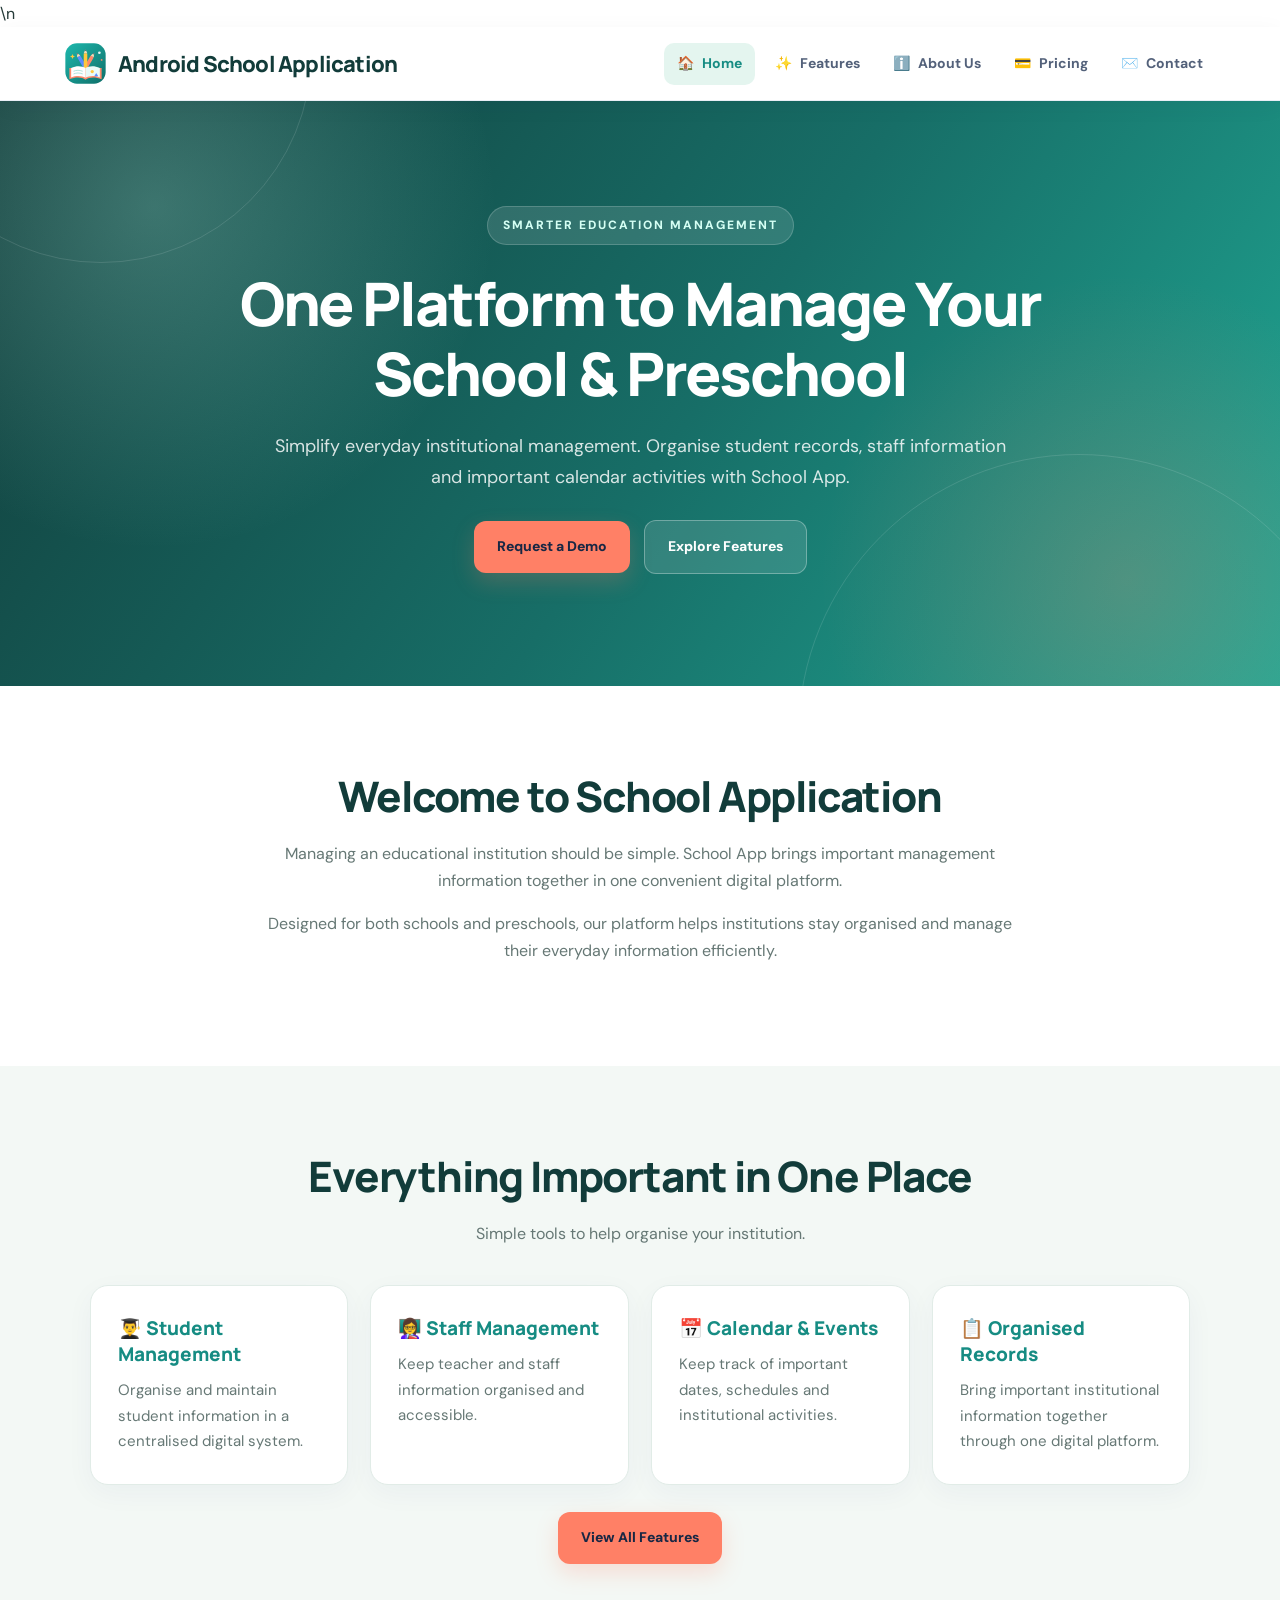
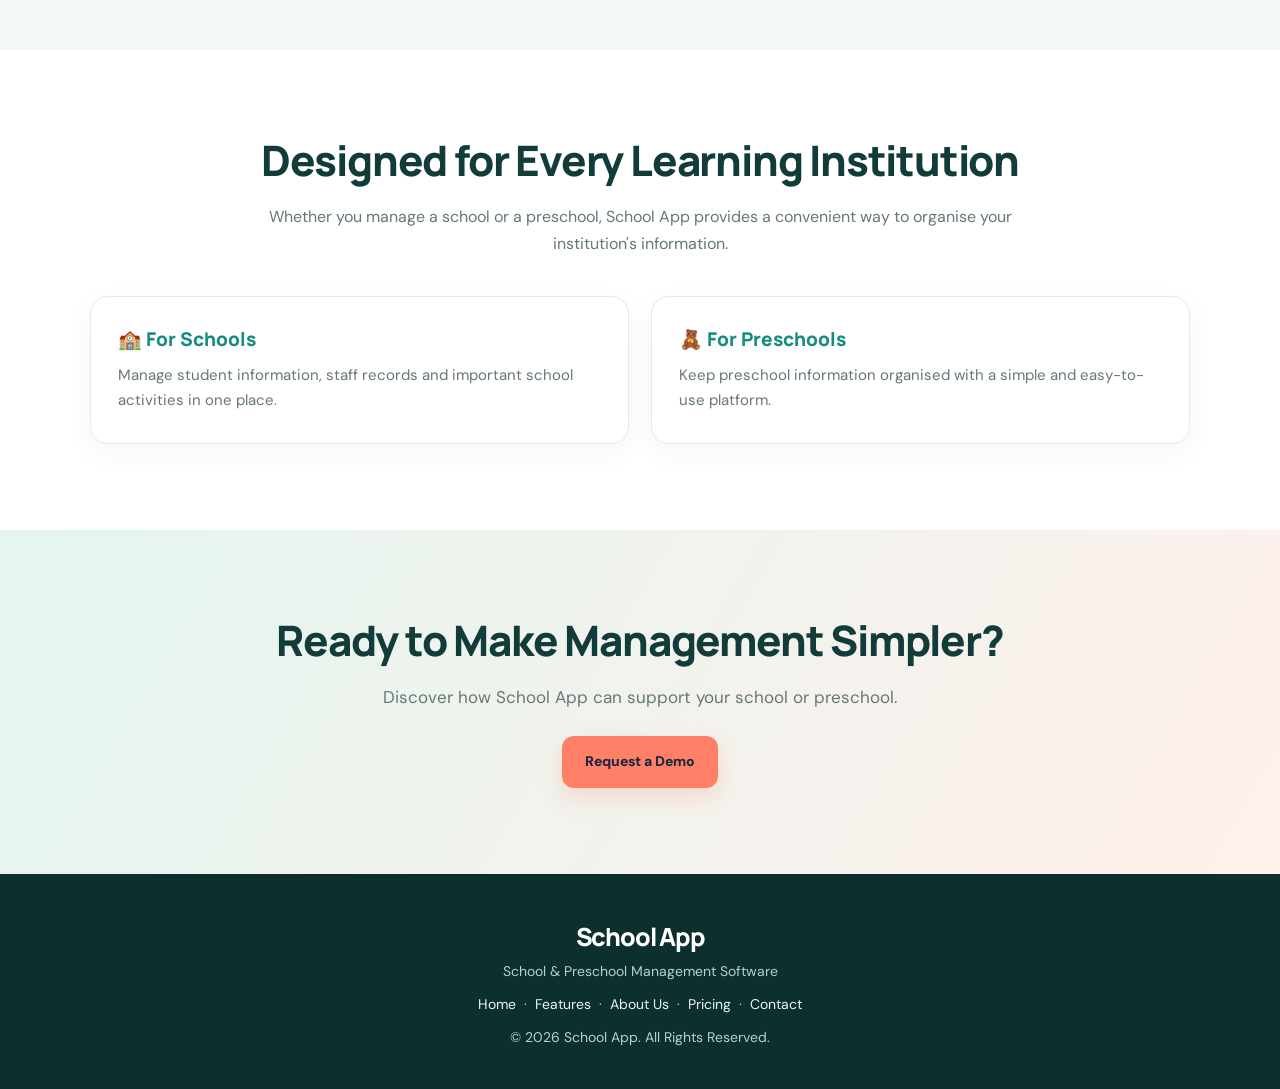
<file: index.html>
<!DOCTYPE html>
<html lang="en">
<head>
    <meta charset="UTF-8">
    <meta name="viewport" content="width=device-width, initial-scale=1.0">

    <title> Android School Application | School & Preschool Management Software</title>

    <meta name="description" content="School Application helps schools and preschools organise student, staff and calendar information through one easy-to-use digital platform.">

    <link rel="icon" type="image/svg+xml" href="logo.svg">\n    <link rel="stylesheet" href="style.css">
</head>

<body>

<header>
    <a class="brand" href="index.html" aria-label="School App home"><img src="logo.svg" alt=""><h1>Android School Application</h1></a>
<nav>
    <a href="index.html"><span class="nav-icon">🏠</span> Home</a>
    <a href="features.html"><span class="nav-icon">✨</span> Features</a>
    <a href="about.html"><span class="nav-icon">ℹ️</span> About Us</a>
    <a href="pricing.html"><span class="nav-icon">💳</span> Pricing</a>
    <a href="contact.html"><span class="nav-icon">✉️</span> Contact</a>
</nav>
</header>

<main>

    <!-- HERO SECTION -->
    <section class="hero">
        <div class="container">

            <p>SMARTER EDUCATION MANAGEMENT</p>

            <h2>
                One Platform to Manage
                Your School & Preschool
            </h2>

            <p>
                Simplify everyday institutional management.
                Organise student records, staff information
                and important calendar activities with School App.
            </p>

            <a href="contact.html" class="btn">Request a Demo</a>

            <a href="features.html" class="btn">Explore Features</a>

        </div>
    </section>

    <!-- INTRODUCTION -->
    <section>
        <div class="container">

            <h2>Welcome to School Application</h2>

            <p>
                Managing an educational institution should be simple.
                School App brings important management information
                together in one convenient digital platform.
            </p>

            <p>
                Designed for both schools and preschools,
                our platform helps institutions stay organised
                and manage their everyday information efficiently.
            </p>

        </div>
    </section>

    <!-- FEATURES -->
    <section class="features">
        <div class="container">

            <h2>Everything Important in One Place</h2>

            <p>
                Simple tools to help organise your institution.
            </p>

            <div class="card-container">

                <div class="card">
                    <h3>👨‍🎓 Student Management</h3>
                    <p>
                        Organise and maintain student information
                        in a centralised digital system.
                    </p>
                </div>

                <div class="card">
                    <h3>👩‍🏫 Staff Management</h3>
                    <p>
                        Keep teacher and staff information
                        organised and accessible.
                    </p>
                </div>

                <div class="card">
                    <h3>📅 Calendar & Events</h3>
                    <p>
                        Keep track of important dates,
                        schedules and institutional activities.
                    </p>
                </div>

                <div class="card">
                    <h3>📋 Organised Records</h3>
                    <p>
                        Bring important institutional information
                        together through one digital platform.
                    </p>
                </div>

            </div>

            <br>

            <a href="features.html" class="btn">View All Features</a>

        </div>
    </section>

    <!-- WHO WE SERVE -->
    <section>
        <div class="container">

            <h2>Designed for Every Learning Institution</h2>

            <p>
                Whether you manage a school or a preschool,
                School App provides a convenient way to organise
                your institution's information.
            </p>

            <div class="card-container">

                <div class="card">
                    <h3>🏫 For Schools</h3>
                    <p>
                        Manage student information, staff records
                        and important school activities in one place.
                    </p>
                </div>

                <div class="card">
                    <h3>🧸 For Preschools</h3>
                    <p>
                        Keep preschool information organised
                        with a simple and easy-to-use platform.
                    </p>
                </div>

            </div>

        </div>
    </section>

    <!-- CALL TO ACTION -->
    <section class="highlight">
        <div class="container">

            <h2>Ready to Make Management Simpler?</h2>

            <p>
                Discover how School App can support your
                school or preschool.
            </p>

            <a href="contact.html" class="btn">Request a Demo</a>

        </div>
    </section>

</main>

<footer>
    <h2>School App</h2>

    <p>School & Preschool Management Software</p>

    <p class="footer-links">
        <a href="index.html">Home</a> &nbsp;·&nbsp;
        <a href="features.html">Features</a> &nbsp;·&nbsp;
        <a href="about.html">About Us</a> &nbsp;·&nbsp;
        <a href="pricing.html">Pricing</a> &nbsp;·&nbsp;
        <a href="contact.html">Contact</a>
    </p>

    <p>© 2026 School App. All Rights Reserved.</p>
</footer>


<script>
// Highlight the current page and gently reveal content as visitors scroll.
document.querySelectorAll('nav a').forEach(link => {
  if (link.getAttribute('href') === location.pathname.split('/').pop()) link.classList.add('active');
});
const revealItems = document.querySelectorAll('main section, .card');
revealItems.forEach(item => item.classList.add('reveal'));
if ('IntersectionObserver' in window) {
  const observer = new IntersectionObserver(entries => {
    entries.forEach(entry => { if (entry.isIntersecting) { entry.target.classList.add('visible'); observer.unobserve(entry.target); } });
  }, { threshold: 0.08 });
  revealItems.forEach(item => observer.observe(item));
} else { revealItems.forEach(item => item.classList.add('visible')); }
</script>

</body>
</html>
</file>
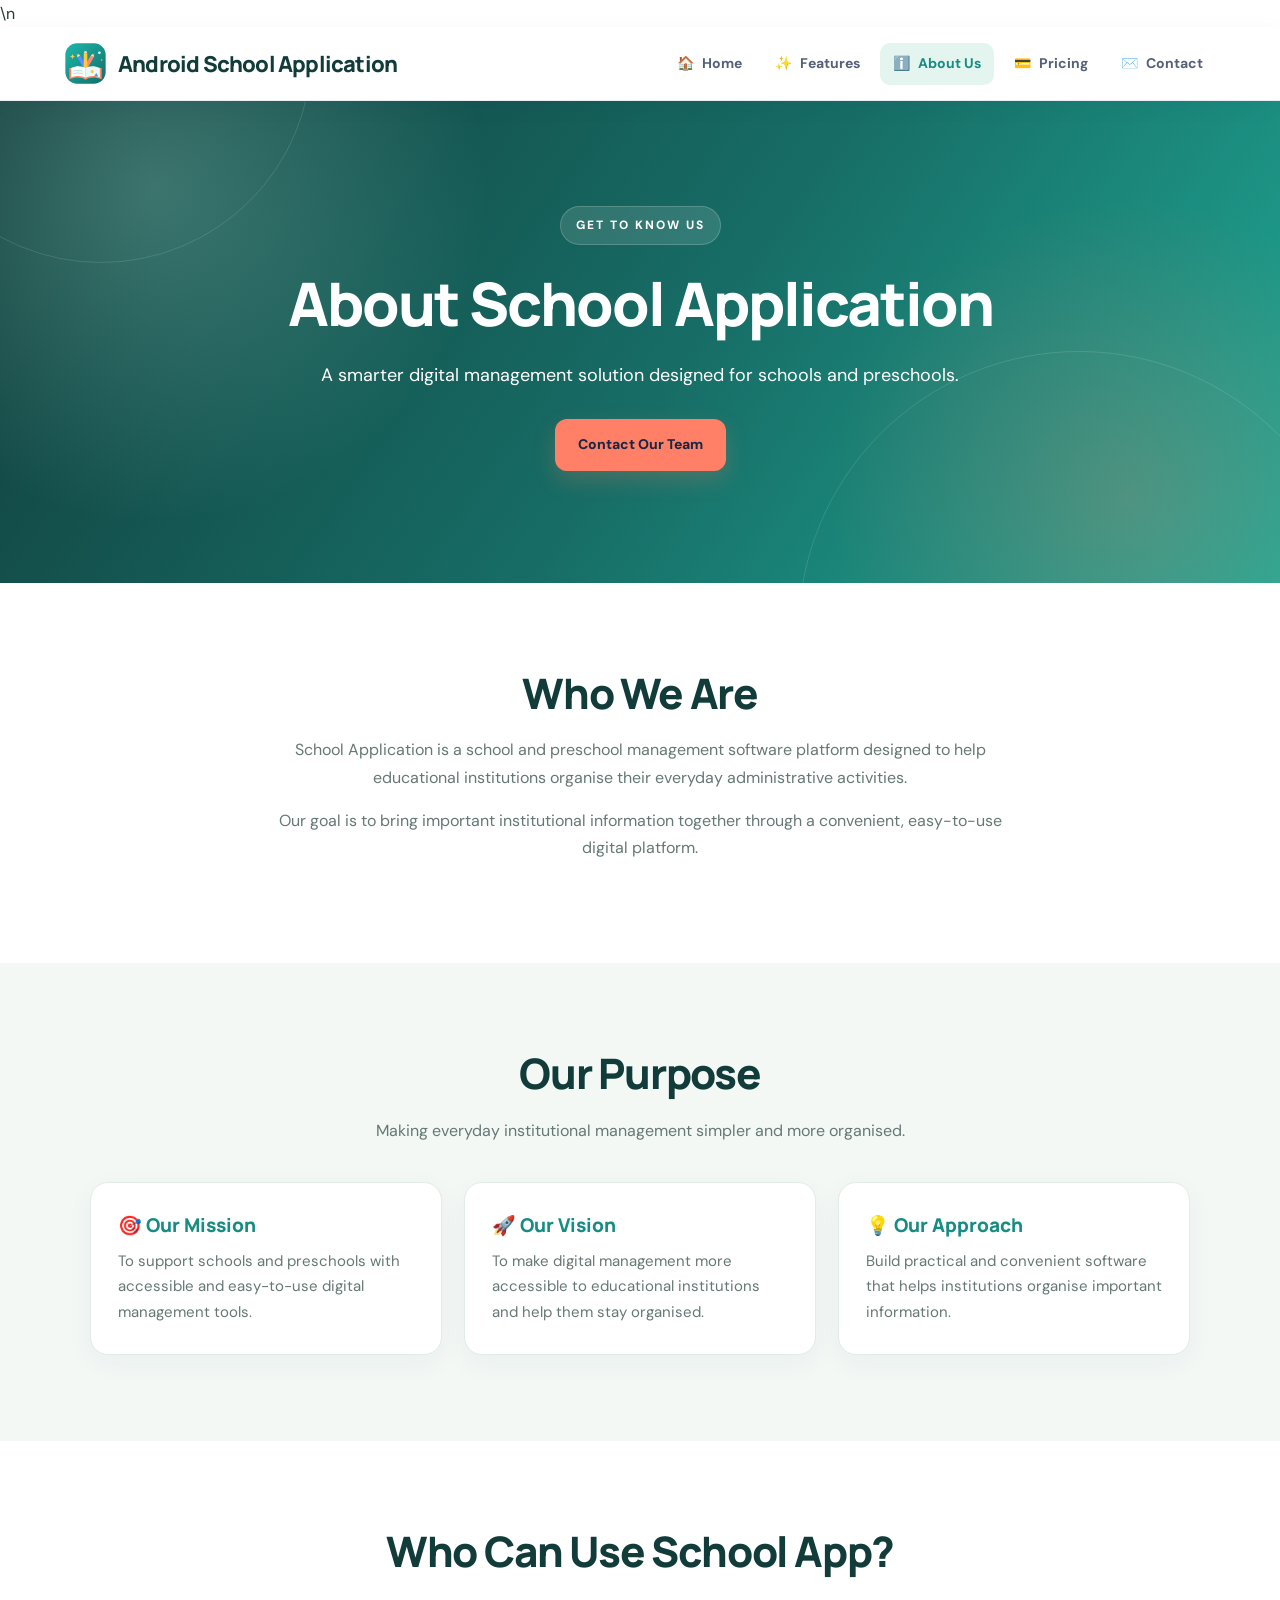
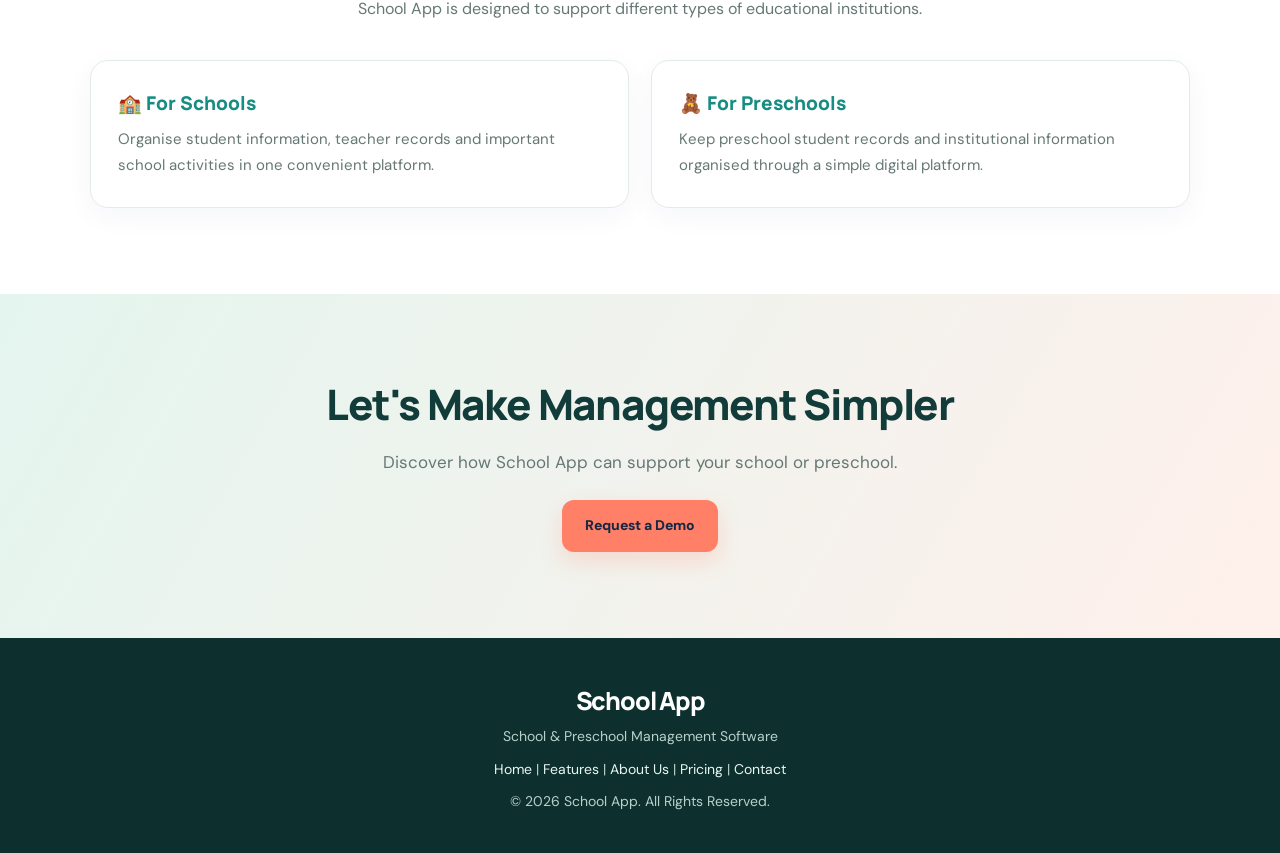
<file: about.html>
<!DOCTYPE html>
<html lang="en">
<head>
    <meta charset="UTF-8">
    <meta name="viewport" content="width=device-width, initial-scale=1.0">

    <title>About Us | Android School Application</title>

    <meta name="description" content="Learn about School App, a school and preschool management software platform.">

    <link rel="icon" type="image/svg+xml" href="logo.svg">\n    <link rel="stylesheet" href="style.css">
</head>

<body>

<header>
    <a class="brand" href="index.html" aria-label="School App home"><img src="logo.svg" alt=""><h1>Android School Application</h1></a>
<nav>
    <a href="index.html"><span class="nav-icon">🏠</span> Home</a>
    <a href="features.html"><span class="nav-icon">✨</span> Features</a>
    <a href="about.html"><span class="nav-icon">ℹ️</span> About Us</a>
    <a href="pricing.html"><span class="nav-icon">💳</span> Pricing</a>
    <a href="contact.html"><span class="nav-icon">✉️</span> Contact</a>
</nav>
</header>

<main>

    <!-- HERO SECTION -->
    <section class="hero">
        <div class="container">

            <p style="color: #ffffff !important;">
                GET TO KNOW US
            </p>

            <h2 style="color: #ffffff !important;">
                About School Application
            </h2>

            <p style="color: #ffffff !important;">
                A smarter digital management solution
                designed for schools and preschools.
            </p>

            <a href="contact.html" class="btn">Contact Our Team</a>

        </div>
    </section>

    <!-- INTRODUCTION -->
    <section>
        <div class="container">

            <h2>Who We Are</h2>

            <p>
                School Application is a school and preschool management
                software platform designed to help educational
                institutions organise their everyday administrative
                activities.
            </p>

            <p>
                Our goal is to bring important institutional
                information together through a convenient,
                easy-to-use digital platform.
            </p>

        </div>
    </section>

    <!-- MISSION AND VISION -->
    <section class="features">
        <div class="container">

            <h2>Our Purpose</h2>

            <p>
                Making everyday institutional management
                simpler and more organised.
            </p>

            <div class="card-container">

                <div class="card">
                    <h3>🎯 Our Mission</h3>

                    <p>
                        To support schools and preschools with
                        accessible and easy-to-use digital
                        management tools.
                    </p>
                </div>

                <div class="card">
                    <h3>🚀 Our Vision</h3>

                    <p>
                        To make digital management more accessible
                        to educational institutions and help them
                        stay organised.
                    </p>
                </div>

                <div class="card">
                    <h3>💡 Our Approach</h3>

                    <p>
                        Build practical and convenient software
                        that helps institutions organise
                        important information.
                    </p>
                </div>

            </div>

        </div>
    </section>

    <!-- WHO WE SERVE -->
    <section>
        <div class="container">

            <h2>Who Can Use School App?</h2>

            <p>
                School App is designed to support different
                types of educational institutions.
            </p>

            <div class="card-container">

                <div class="card">
                    <h3>🏫 For Schools</h3>

                    <p>
                        Organise student information, teacher
                        records and important school activities
                        in one convenient platform.
                    </p>
                </div>

                <div class="card">
                    <h3>🧸 For Preschools</h3>

                    <p>
                        Keep preschool student records and
                        institutional information organised
                        through a simple digital platform.
                    </p>
                </div>

            </div>

        </div>
    </section>

    <!-- CALL TO ACTION -->
    <section class="highlight">
        <div class="container">

            <h2>Let's Make Management Simpler</h2>

            <p>
                Discover how School App can support
                your school or preschool.
            </p>

            <a href="contact.html" class="btn">Request a Demo</a>

        </div>
    </section>

</main>

<!-- FOOTER -->
<footer>
    <h2 style="color: #ffffff;">School App</h2>

    <p>School & Preschool Management Software</p>

    <p>
        <a href="index.html" style="color: white;">Home</a> |
        <a href="features.html" style="color: white;">Features</a> |
        <a href="about.html" style="color: white;">About Us</a> |
        <a href="pricing.html" style="color: white;">Pricing</a> |
        <a href="contact.html" style="color: white;">Contact</a>
    </p>

    <p>© 2026 School App. All Rights Reserved.</p>
</footer>


<script>
// Highlight the current page and gently reveal content as visitors scroll.
document.querySelectorAll('nav a').forEach(link => {
  if (link.getAttribute('href') === location.pathname.split('/').pop()) link.classList.add('active');
});
const revealItems = document.querySelectorAll('main section, .card');
revealItems.forEach(item => item.classList.add('reveal'));
if ('IntersectionObserver' in window) {
  const observer = new IntersectionObserver(entries => {
    entries.forEach(entry => { if (entry.isIntersecting) { entry.target.classList.add('visible'); observer.unobserve(entry.target); } });
  }, { threshold: 0.08 });
  revealItems.forEach(item => observer.observe(item));
} else { revealItems.forEach(item => item.classList.add('visible')); }
</script>

</body>
</html>
</file>
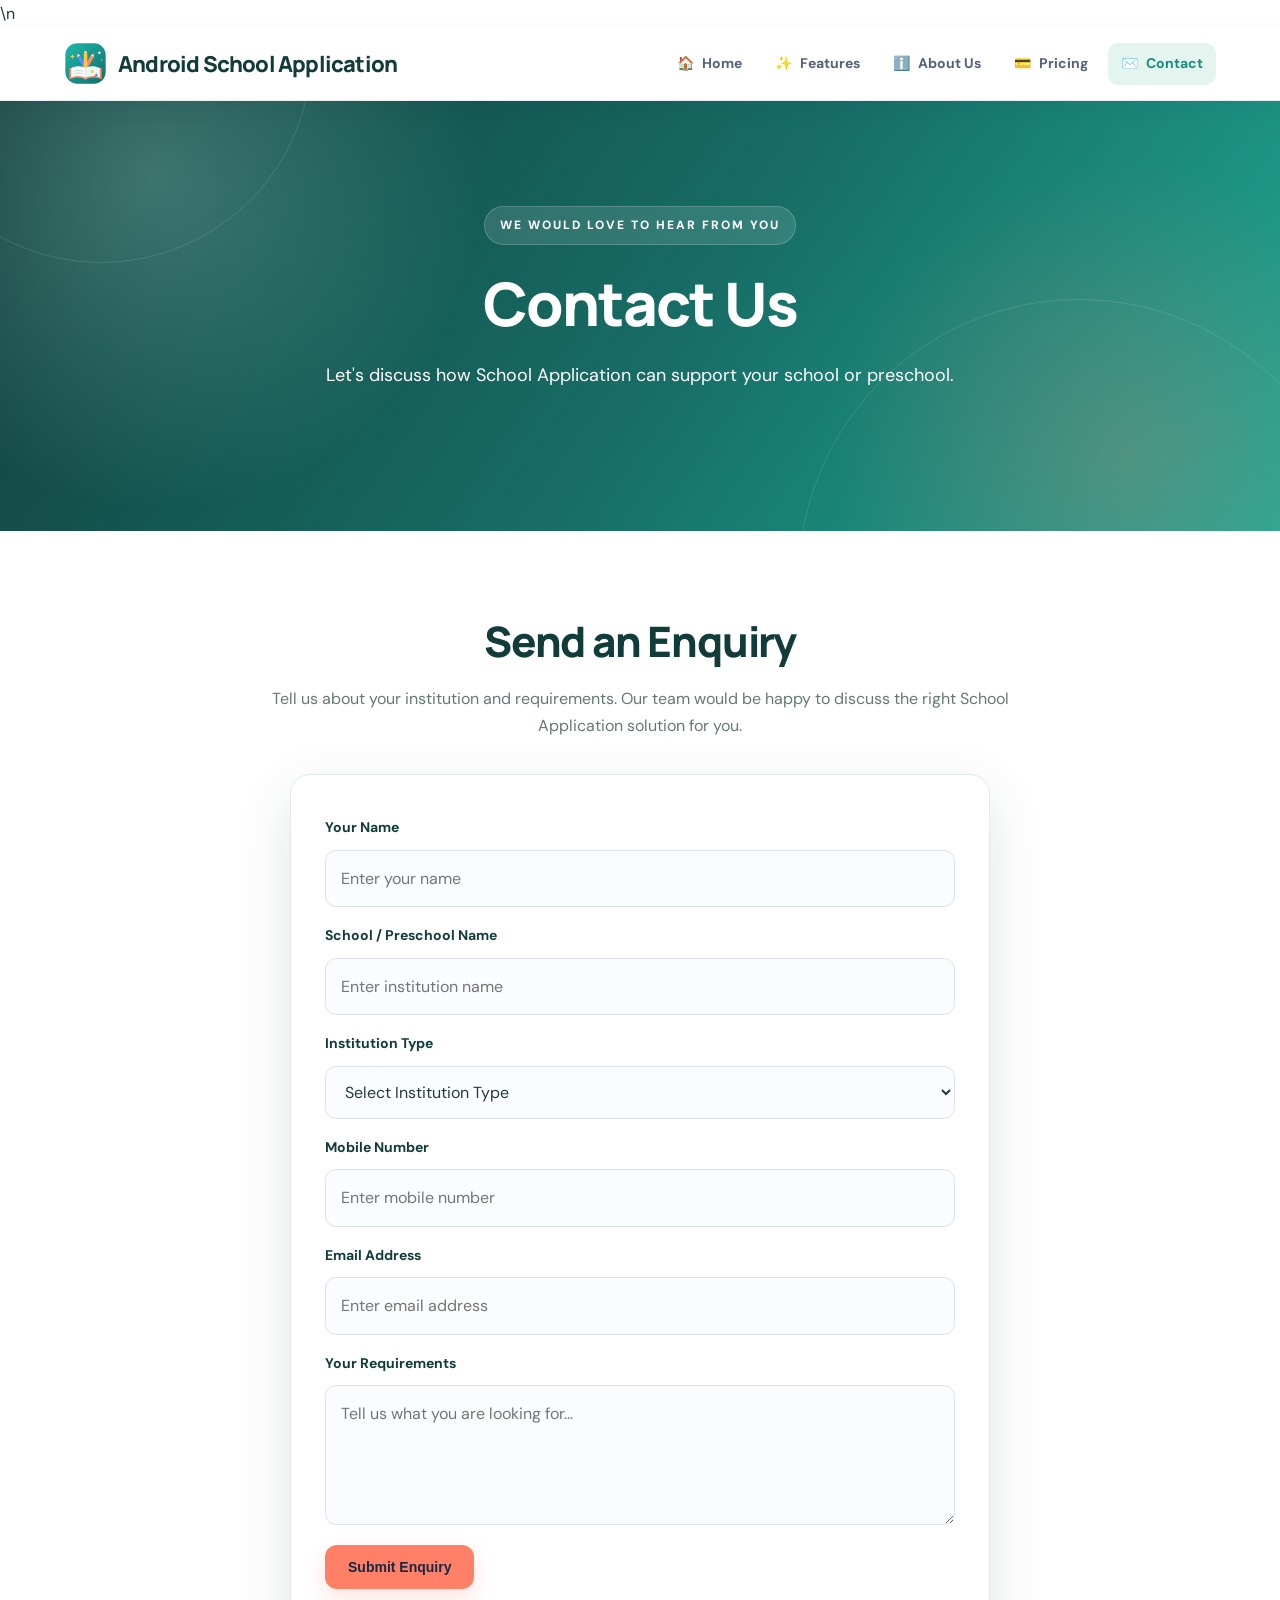
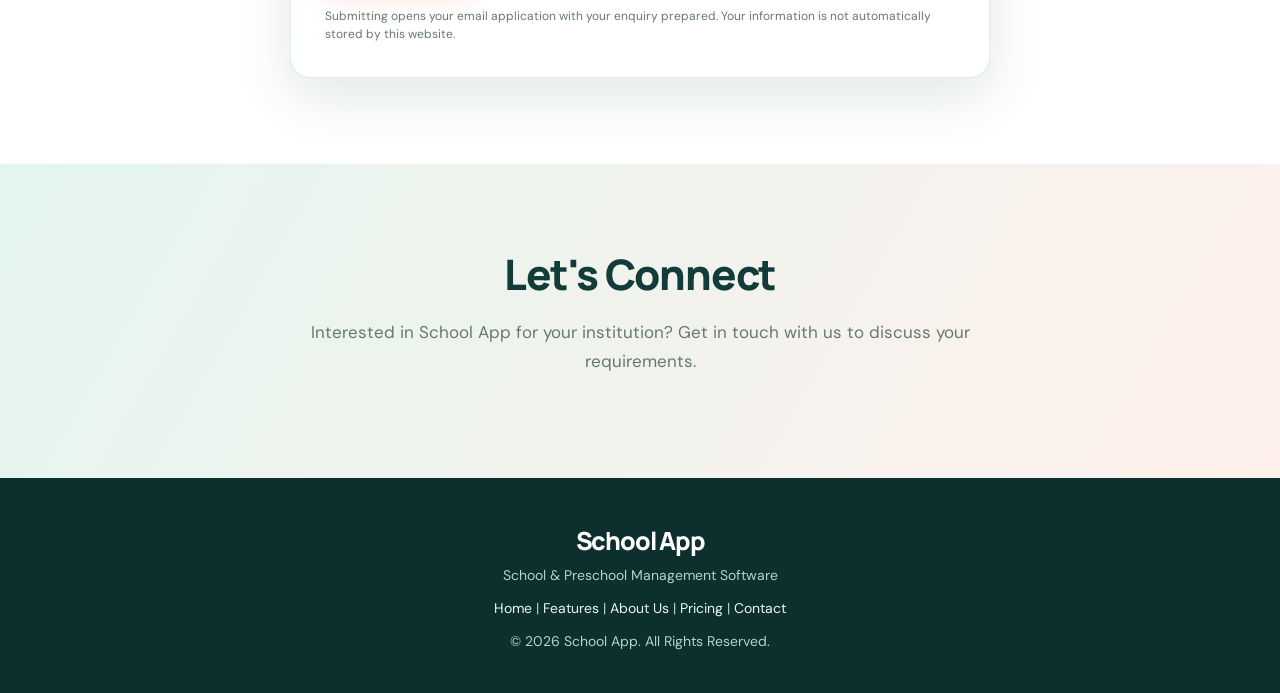
<file: contact.html>
<!DOCTYPE html>
<html lang="en">
<head>
    <meta charset="UTF-8">
    <meta name="viewport" content="width=device-width, initial-scale=1.0">

    <title>Contact Us |  Android School Application</title>

    <meta name="description" content="Contact Us to discuss school and preschool management software.">

    <link rel="icon" type="image/svg+xml" href="logo.svg">\n    <link rel="stylesheet" href="style.css">
</head>

<body>

<header>
    <a class="brand" href="index.html" aria-label="School App home"><img src="logo.svg" alt=""><h1>Android School Application</h1></a>

<nav>
    <a href="index.html"><span class="nav-icon">🏠</span> Home</a>
    <a href="features.html"><span class="nav-icon">✨</span> Features</a>
    <a href="about.html"><span class="nav-icon">ℹ️</span> About Us</a>
    <a href="pricing.html"><span class="nav-icon">💳</span> Pricing</a>
    <a href="contact.html"><span class="nav-icon">✉️</span> Contact</a>
</nav>
</header>

<main>

    <!-- HERO SECTION -->
    <section class="hero">
        <div class="container">

            <p style="color: #ffffff !important;">
                WE WOULD LOVE TO HEAR FROM YOU
            </p>

            <h2 style="color: #ffffff !important;">
                Contact Us
            </h2>

            <p style="color: #ffffff !important;">
                Let's discuss how School Application can support
                your school or preschool.
            </p>

        </div>
    </section>

    <!-- CONTACT FORM -->
    <section>
        <div class="container">

            <h2>Send an Enquiry</h2>

            <p>
                Tell us about your institution and requirements.
                Our team would be happy to discuss the right
                School Application solution for you.
            </p>

            <form id="enquiryForm">

                <label for="name">Your Name</label>
                <input
                    type="text"
                    id="name"
                    name="name"
                    placeholder="Enter your name"
                    required
                >

                <label for="institution">School / Preschool Name</label>
                <input
                    type="text"
                    id="institution"
                    name="institution"
                    placeholder="Enter institution name"
                    required
                >

                <label for="type">Institution Type</label>
                <select id="type" name="type" required>
                    <option value="">Select Institution Type</option>
                    <option value="School">School</option>
                    <option value="Preschool">Preschool</option>
                    <option value="Both">Both</option>
                </select>

                <label for="phone">Mobile Number</label>
                <input
                    type="tel"
                    id="phone"
                    name="phone"
                    placeholder="Enter mobile number"
                    required
                >

                <label for="email">Email Address</label>
                <input
                    type="email"
                    id="email"
                    name="email"
                    placeholder="Enter email address"
                    required
                >

                <label for="message">Your Requirements</label>
                <textarea
                    id="message"
                    name="message"
                    placeholder="Tell us what you are looking for..."
                    required
                ></textarea>

                <button type="submit">Submit Enquiry</button>

                <p class="note">
                    Submitting opens your email application with
                    your enquiry prepared. Your information is
                    not automatically stored by this website.
                </p>

            </form>

        </div>
    </section>

    <!-- CALL TO ACTION -->
    <section class="highlight">
        <div class="container">

            <h2>Let's Connect</h2>

            <p>
                Interested in School App for your institution?
                Get in touch with us to discuss your requirements.
            </p>

        </div>
    </section>

</main>

<!-- FOOTER -->
<footer>
    <h2 style="color: #ffffff;">School App</h2>

    <p>School & Preschool Management Software</p>

    <p>
        <a href="index.html" style="color: white;">Home</a> |
        <a href="features.html" style="color: white;">Features</a> |
        <a href="about.html" style="color: white;">About Us</a> |
        <a href="pricing.html" style="color: white;">Pricing</a> |
        <a href="contact.html" style="color: white;">Contact</a>
    </p>

    <p>© 2026 School App. All Rights Reserved.</p>
</footer>

<script>
    document.getElementById("enquiryForm").addEventListener("submit", function(event) {
        event.preventDefault();

        const name = document.getElementById("name").value;
        const institution = document.getElementById("institution").value;
        const type = document.getElementById("type").value;
        const phone = document.getElementById("phone").value;
        const email = document.getElementById("email").value;
        const message = document.getElementById("message").value;

        const subject = encodeURIComponent(
            "School App Enquiry - " + institution
        );

        const body = encodeURIComponent(
            "Name: " + name +
            "\nInstitution: " + institution +
            "\nType: " + type +
            "\nPhone: " + phone +
            "\nEmail: " + email +
            "\nRequirements: " + message
        );

        window.location.href =
            "mailto:pardeep.dhiman@gmail.com?subject=" +
            subject + "&body=" + body;
    });
</script>


<script>
// Highlight the current page and gently reveal content as visitors scroll.
document.querySelectorAll('nav a').forEach(link => {
  if (link.getAttribute('href') === location.pathname.split('/').pop()) link.classList.add('active');
});
const revealItems = document.querySelectorAll('main section, .card');
revealItems.forEach(item => item.classList.add('reveal'));
if ('IntersectionObserver' in window) {
  const observer = new IntersectionObserver(entries => {
    entries.forEach(entry => { if (entry.isIntersecting) { entry.target.classList.add('visible'); observer.unobserve(entry.target); } });
  }, { threshold: 0.08 });
  revealItems.forEach(item => observer.observe(item));
} else { revealItems.forEach(item => item.classList.add('visible')); }
</script>

</body>
</html>
</file>
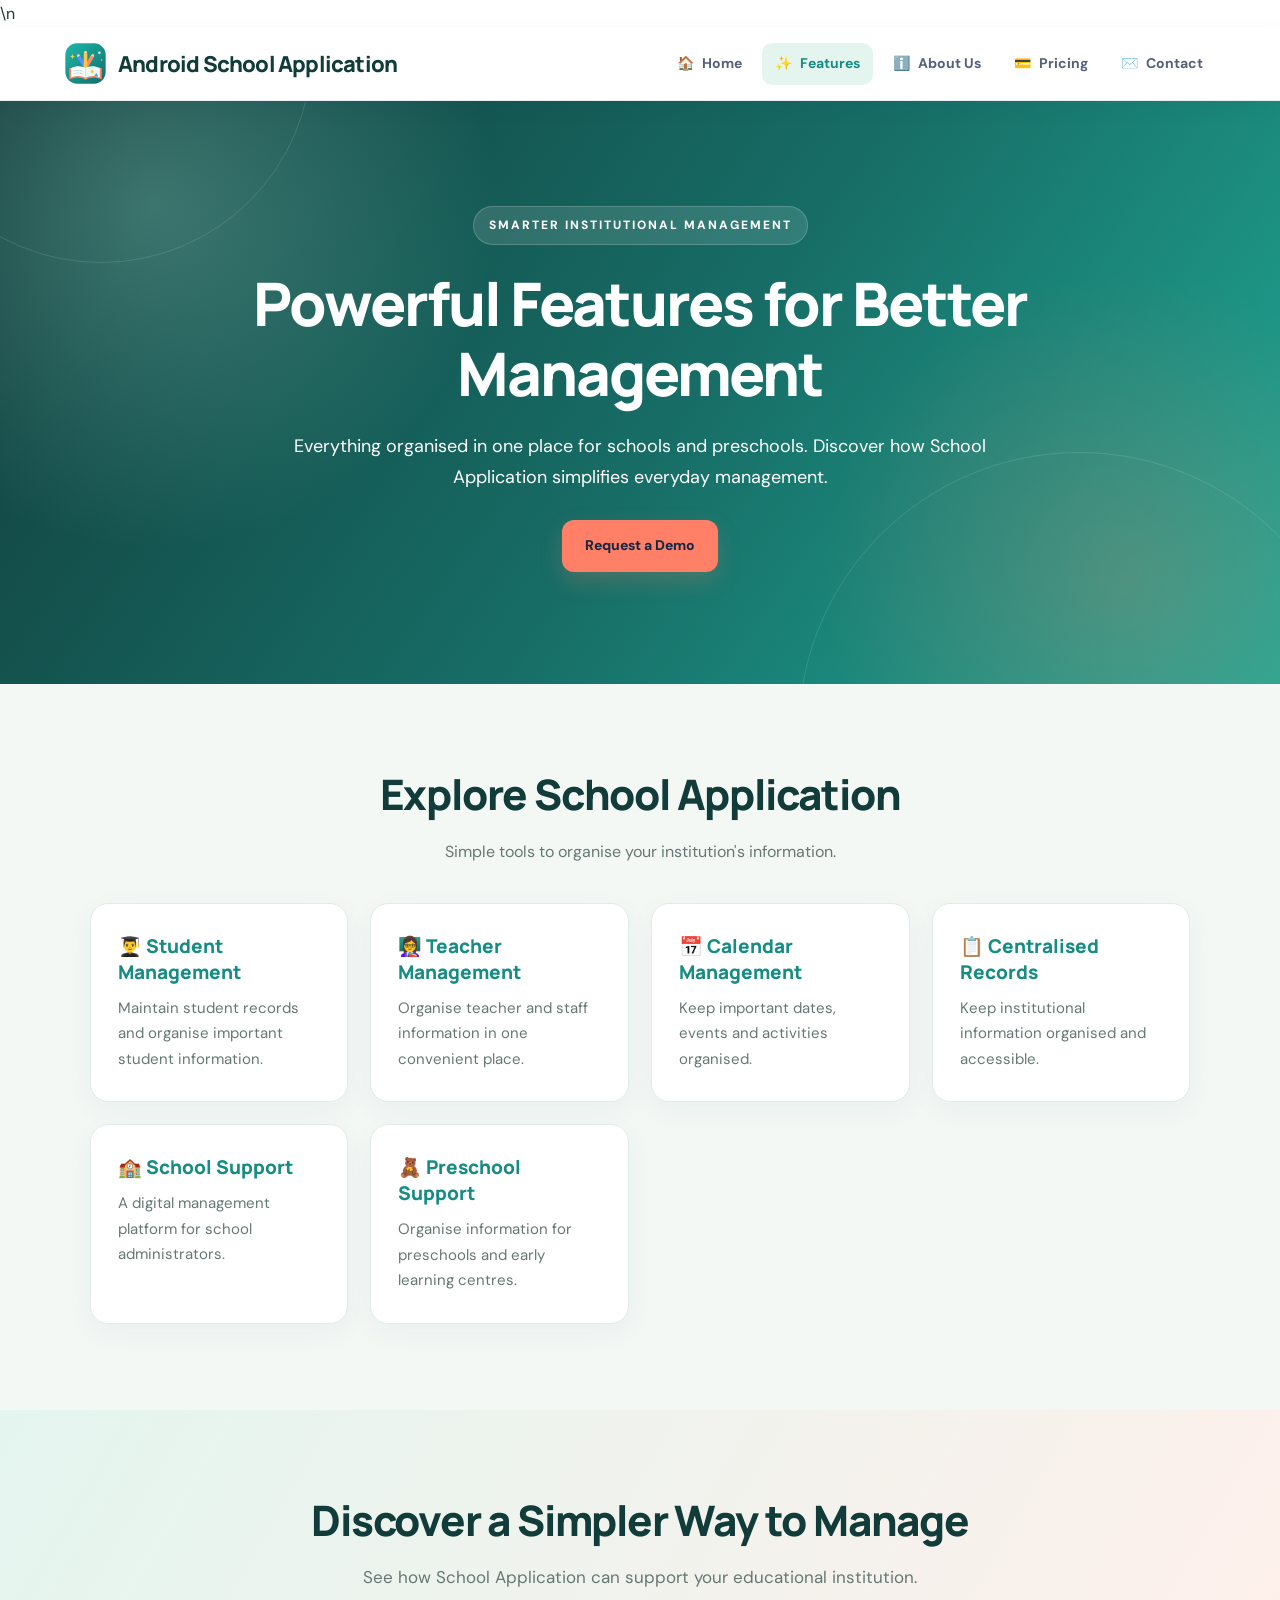
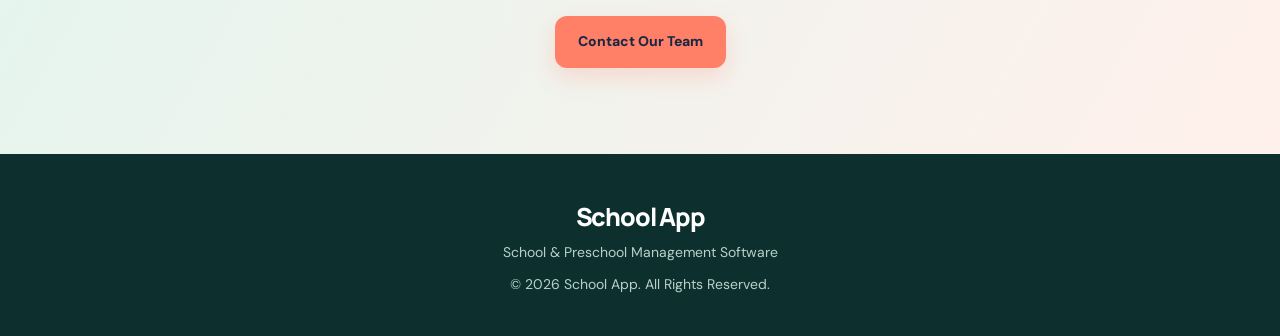
<file: features.html>
<!DOCTYPE html>
<html lang="en">
<head>
    <meta charset="UTF-8">
    <meta name="viewport" content="width=device-width, initial-scale=1.0">

    <title>Features |  Android School Application</title>

    <meta name="description" content="Explore features of Android School Application for school and preschool management.">

    <link rel="icon" type="image/svg+xml" href="logo.svg">\n    <link rel="stylesheet" href="style.css">
</head>

<body class="features-page">

<header>
    <a class="brand" href="index.html" aria-label="School App home"><img src="logo.svg" alt=""><h1>Android School Application</h1></a>
<nav>
    <a href="index.html"><span class="nav-icon">🏠</span> Home</a>
    <a href="features.html"><span class="nav-icon">✨</span> Features</a>
    <a href="about.html"><span class="nav-icon">ℹ️</span> About Us</a>
    <a href="pricing.html"><span class="nav-icon">💳</span> Pricing</a>
    <a href="contact.html"><span class="nav-icon">✉️</span> Contact</a>
</nav>
</header>

<main>

    <section class="hero">
        <div class="container">

            <p style="color: #ffffff !important;">SMARTER INSTITUTIONAL MANAGEMENT</p>

            <h2 style="color: #ffffff !important;">
                  Powerful Features for Better Management
           </h2>
            <p style="color: #ffffff !important;">
                Everything organised in one place for schools
                and preschools. Discover how School Application
                simplifies everyday management.
            </p>

            <a href="contact.html" class="btn">Request a Demo</a>

        </div>
    </section>

    <section class="features">
        <div class="container">

            <h2>Explore School Application</h2>

            <p>Simple tools to organise your institution's information.</p>

            <div class="card-container">

                <div class="card">
                    <h3>👨‍🎓 Student Management</h3>
                    <p>
                        Maintain student records and organise
                        important student information.
                    </p>
                </div>

                <div class="card">
                    <h3>👩‍🏫 Teacher Management</h3>
                    <p>
                        Organise teacher and staff information
                        in one convenient place.
                    </p>
                </div>

                <div class="card">
                    <h3>📅 Calendar Management</h3>
                    <p>
                        Keep important dates, events and
                        activities organised.
                    </p>
                </div>

                <div class="card">
                    <h3>📋 Centralised Records</h3>
                    <p>
                        Keep institutional information
                        organised and accessible.
                    </p>
                </div>

                <div class="card">
                    <h3>🏫 School Support</h3>
                    <p>
                        A digital management platform
                        for school administrators.
                    </p>
                </div>

                <div class="card">
                    <h3>🧸 Preschool Support</h3>
                    <p>
                        Organise information for preschools
                        and early learning centres.
                    </p>
                </div>

            </div>

        </div>
    </section>

    <section class="highlight">
        <div class="container">

            <h2>Discover a Simpler Way to Manage</h2>

            <p>
                See how School Application can support your
                educational institution.
            </p>

            <a href="contact.html" class="btn">Contact Our Team</a>

        </div>
    </section>

</main>

<footer>
    <h2>School App</h2>
    <p>School & Preschool Management Software</p>
    <p>© 2026 School App. All Rights Reserved.</p>
</footer>


<script>
// Highlight the current page and gently reveal content as visitors scroll.
document.querySelectorAll('nav a').forEach(link => {
  if (link.getAttribute('href') === location.pathname.split('/').pop()) link.classList.add('active');
});
const revealItems = document.querySelectorAll('main section, .card');
revealItems.forEach(item => item.classList.add('reveal'));
if ('IntersectionObserver' in window) {
  const observer = new IntersectionObserver(entries => {
    entries.forEach(entry => { if (entry.isIntersecting) { entry.target.classList.add('visible'); observer.unobserve(entry.target); } });
  }, { threshold: 0.08 });
  revealItems.forEach(item => observer.observe(item));
} else { revealItems.forEach(item => item.classList.add('visible')); }
</script>

</body>
</html>
</file>
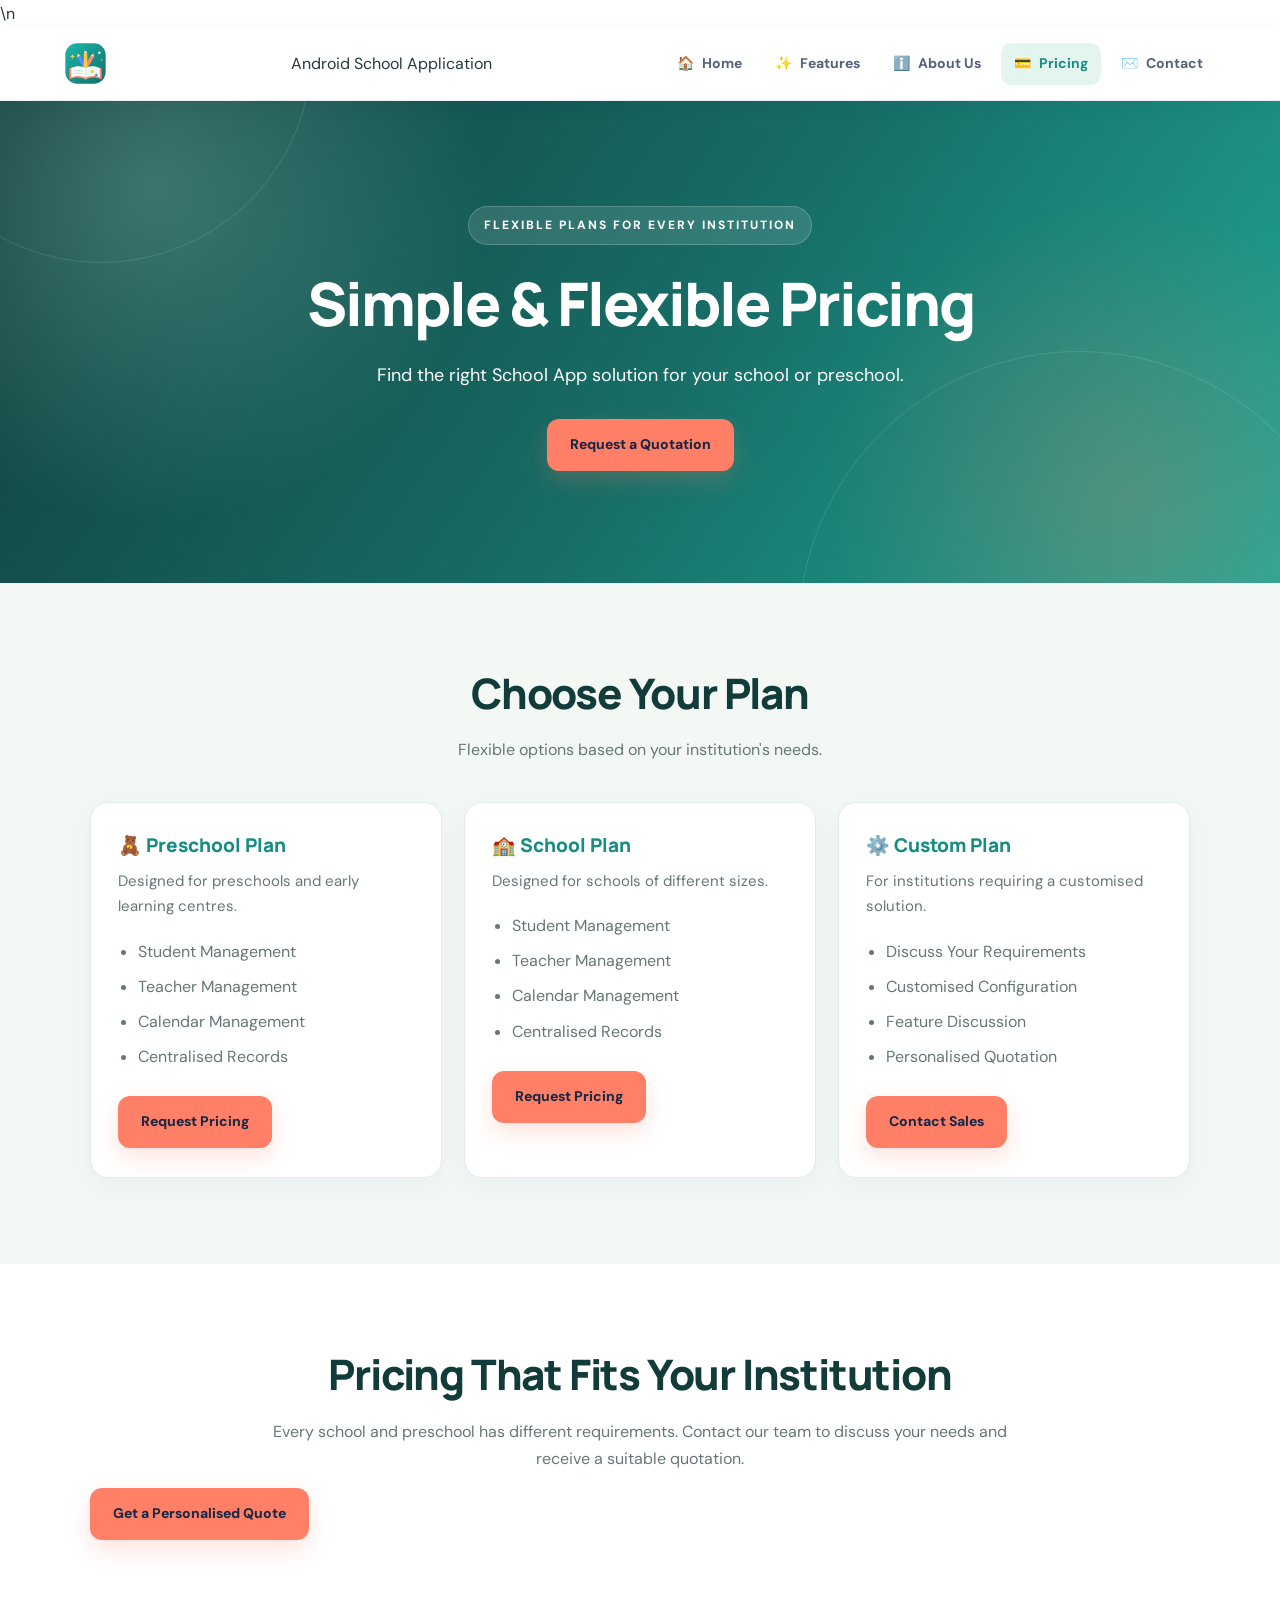
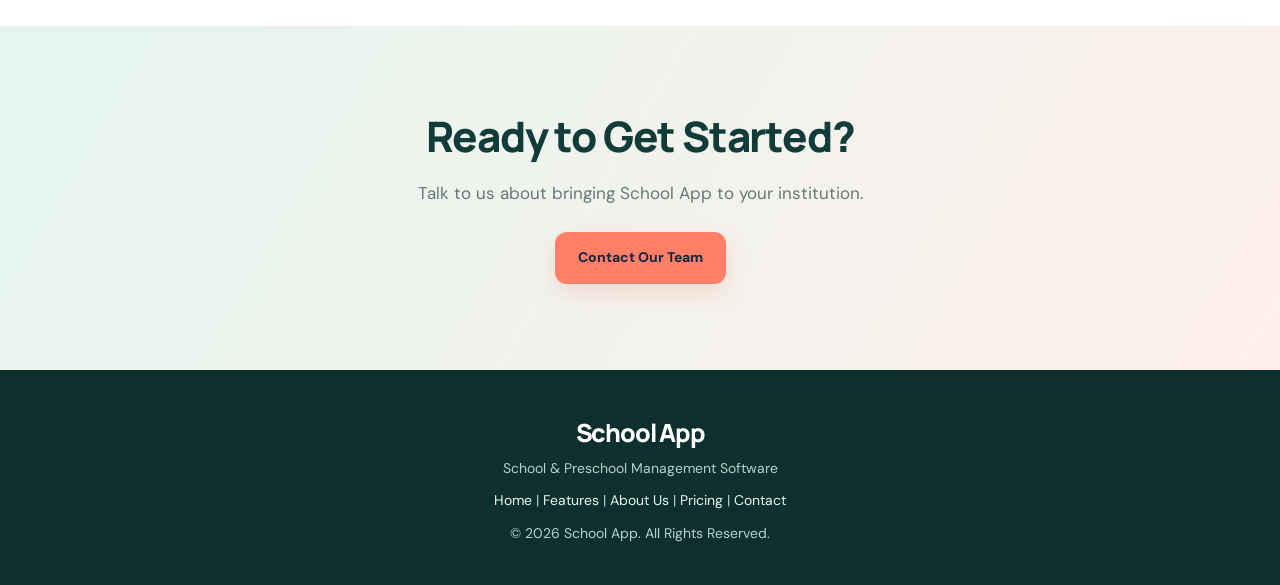
<file: pricing.html>
<!DOCTYPE html>
<html lang="en">
<head>
    <meta charset="UTF-8">
    <meta name="viewport" content="width=device-width, initial-scale=1.0">

    <title>Pricing |  Android School Application</title>

    <meta name="description" content="Explore flexible School App plans for schools and preschools. Request a personalised quotation.">

    <link rel="icon" type="image/svg+xml" href="logo.svg">\n    <link rel="stylesheet" href="style.css">
</head>

<body>

<header>
    <a class="brand" href="index.html" aria-label="School App home"><img src="logo.svg" alt=""><h1></h1></a>Android School Application
<nav>
    <a href="index.html"><span class="nav-icon">🏠</span> Home</a>
    <a href="features.html"><span class="nav-icon">✨</span> Features</a>
    <a href="about.html"><span class="nav-icon">ℹ️</span> About Us</a>
    <a href="pricing.html"><span class="nav-icon">💳</span> Pricing</a>
    <a href="contact.html"><span class="nav-icon">✉️</span> Contact</a>
</nav>
</header>

<main>

    <!-- HERO SECTION -->
    <section class="hero">
        <div class="container">

            <p style="color: #ffffff !important;">
                FLEXIBLE PLANS FOR EVERY INSTITUTION
            </p>

            <h2 style="color: #ffffff !important;">
                Simple & Flexible Pricing
            </h2>

            <p style="color: #ffffff !important;">
                Find the right School App solution
                for your school or preschool.
            </p>

            <a href="contact.html" class="btn">Request a Quotation</a>

        </div>
    </section>

    <!-- PRICING PLANS -->
    <section class="features">
        <div class="container">

            <h2>Choose Your Plan</h2>

            <p>
                Flexible options based on your institution's needs.
            </p>

            <div class="card-container">

                <div class="card">
                    <h3>🧸 Preschool Plan</h3>

                    <p>
                        Designed for preschools and
                        early learning centres.
                    </p>

                    <ul>
                        <li>Student Management</li>
                        <li>Teacher Management</li>
                        <li>Calendar Management</li>
                        <li>Centralised Records</li>
                    </ul>

                    <a href="contact.html" class="btn">
                        Request Pricing
                    </a>
                </div>

                <div class="card">
                    <h3>🏫 School Plan</h3>

                    <p>
                        Designed for schools of
                        different sizes.
                    </p>

                    <ul>
                        <li>Student Management</li>
                        <li>Teacher Management</li>
                        <li>Calendar Management</li>
                        <li>Centralised Records</li>
                    </ul>

                    <a href="contact.html" class="btn">
                        Request Pricing
                    </a>
                </div>

                <div class="card">
                    <h3>⚙️ Custom Plan</h3>

                    <p>
                        For institutions requiring
                        a customised solution.
                    </p>

                    <ul>
                        <li>Discuss Your Requirements</li>
                        <li>Customised Configuration</li>
                        <li>Feature Discussion</li>
                        <li>Personalised Quotation</li>
                    </ul>

                    <a href="contact.html" class="btn">
                        Contact Sales
                    </a>
                </div>

            </div>

        </div>
    </section>

    <!-- PRICING INFORMATION -->
    <section>
        <div class="container">

            <h2>Pricing That Fits Your Institution</h2>

            <p>
                Every school and preschool has different
                requirements. Contact our team to discuss
                your needs and receive a suitable quotation.
            </p>

            <a href="contact.html" class="btn">
                Get a Personalised Quote
            </a>

        </div>
    </section>

    <!-- CALL TO ACTION -->
    <section class="highlight">
        <div class="container">

            <h2>Ready to Get Started?</h2>

            <p>
                Talk to us about bringing School App
                to your institution.
            </p>

            <a href="contact.html" class="btn">
                Contact Our Team
            </a>

        </div>
    </section>

</main>

<!-- FOOTER -->
<footer>
    <h2 style="color: #ffffff;">School App</h2>

    <p>School & Preschool Management Software</p>

    <p>
        <a href="index.html" style="color: white;">Home</a> |
        <a href="features.html" style="color: white;">Features</a> |
        <a href="about.html" style="color: white;">About Us</a> |
        <a href="pricing.html" style="color: white;">Pricing</a> |
        <a href="contact.html" style="color: white;">Contact</a>
    </p>

    <p>© 2026 School App. All Rights Reserved.</p>
</footer>


<script>
// Highlight the current page and gently reveal content as visitors scroll.
document.querySelectorAll('nav a').forEach(link => {
  if (link.getAttribute('href') === location.pathname.split('/').pop()) link.classList.add('active');
});
const revealItems = document.querySelectorAll('main section, .card');
revealItems.forEach(item => item.classList.add('reveal'));
if ('IntersectionObserver' in window) {
  const observer = new IntersectionObserver(entries => {
    entries.forEach(entry => { if (entry.isIntersecting) { entry.target.classList.add('visible'); observer.unobserve(entry.target); } });
  }, { threshold: 0.08 });
  revealItems.forEach(item => observer.observe(item));
} else { revealItems.forEach(item => item.classList.add('visible')); }
</script>

</body>
</html>
</file>
<file: style.css>
@import url('https://fonts.googleapis.com/css2?family=DM+Sans:wght@400;500;600;700;800&family=Manrope:wght@500;600;700;800&display=swap');
:root{--navy:#123C3A;--blue:#168C83;--blue2:#20BFA9;--cyan:#A7E8D9;--ink:#263B39;--muted:#667875;--pale:#F3F8F5;--line:#E1ECE7;--white:#fff;--orange:#FF8066;--shadow:0 18px 55px rgba(18,60,58,.12)}
*{margin:0;padding:0;box-sizing:border-box}html{scroll-behavior:smooth}body{font-family:'DM Sans',Arial,sans-serif;color:var(--ink);background:#fff;line-height:1.7;overflow-x:hidden}a{color:inherit}header{position:sticky;top:0;z-index:1000;display:flex;align-items:center;justify-content:space-between;gap:24px;padding:15px max(5%,calc((100% - 1200px)/2));background:rgba(255,255,255,.94);backdrop-filter:blur(16px);border-bottom:1px solid rgba(231,236,245,.85);box-shadow:0 5px 25px rgba(20,33,61,.045)}header .brand{display:flex;align-items:center;gap:11px;text-decoration:none;flex-shrink:0}header .brand img{width:43px;height:43px;display:block}header h1{font:800 22px 'Manrope',sans-serif;color:var(--navy);letter-spacing:-.8px;white-space:nowrap}header h1:before{content:none}nav{display:flex;align-items:center;gap:7px;flex-wrap:wrap}nav a{font-size:14px;font-weight:700;text-decoration:none;color:#53617a;padding:9px 13px;border-radius:10px;transition:.25s}nav a:hover,nav a.active{background:#E4F5EF;color:var(--blue)}.nav-icon{margin-right:5px}section{padding:86px 7%}.container{max-width:1160px;margin:auto}h2{font:800 clamp(28px,4vw,42px)/1.18 'Manrope',sans-serif;color:var(--navy);letter-spacing:-1.2px;margin-bottom:18px}h3{font:800 19px 'Manrope',sans-serif;color:var(--navy);margin-bottom:11px}p{color:var(--muted);margin-bottom:16px}.hero{position:relative;isolation:isolate;overflow:hidden;text-align:center;color:white;padding:105px 7% 112px;background:radial-gradient(circle at 12% 18%,rgba(167,232,217,.28),transparent 28%),radial-gradient(circle at 88% 82%,rgba(255,128,102,.22),transparent 25%),linear-gradient(125deg,#123C3A 0%,#176E67 54%,#20A995 100%)}.hero:before,.hero:after{content:'';position:absolute;z-index:-1;border:1px solid rgba(255,255,255,.12);border-radius:50%;width:420px;height:420px}.hero:before{top:-260px;left:-110px}.hero:after{bottom:-330px;right:-80px;width:560px;height:560px}.hero .container{max-width:900px}.hero p{color:rgba(255,255,255,.83);font-size:18px;max-width:740px;margin:0 auto 28px}.hero p:first-child{display:inline-block;color:#D5FFF4;font-size:12px;font-weight:800;letter-spacing:2px;text-transform:uppercase;background:rgba(255,255,255,.12);border:1px solid rgba(255,255,255,.18);padding:8px 15px;border-radius:30px;margin-bottom:23px}.hero h2{color:#fff;font-size:clamp(36px,5.7vw,60px);max-width:850px;margin:0 auto 22px;letter-spacing:-2px}.btn,button{display:inline-flex;align-items:center;justify-content:center;gap:8px;background:var(--orange);color:#182744;padding:14px 23px;border:0;border-radius:12px;text-decoration:none;font-weight:800;font-size:14px;box-shadow:0 9px 22px rgba(255,128,102,.22);cursor:pointer;transition:transform .25s,box-shadow .25s,background .25s}.btn:hover,button:hover{transform:translateY(-3px);background:#FF9A83;box-shadow:0 13px 26px rgba(255,128,102,.30)}.hero .btn+ .btn{margin-left:10px;background:rgba(255,255,255,.12);color:#fff;border:1px solid rgba(255,255,255,.3);box-shadow:none}.hero .btn+.btn:hover{background:#fff;color:var(--blue)}.features{background:var(--pale);text-align:center}.features .container>p,.container>p{max-width:760px}.features .container>p{margin-left:auto;margin-right:auto}.card-container{display:grid;grid-template-columns:repeat(auto-fit,minmax(235px,1fr));gap:22px;margin-top:38px;text-align:left}.card{position:relative;background:white;padding:29px 27px;border:1px solid var(--line);border-radius:18px;box-shadow:0 8px 28px rgba(32,57,112,.045);transition:transform .28s,box-shadow .28s,border-color .28s;overflow:hidden}.card:before{content:'';position:absolute;left:0;top:0;width:100%;height:4px;background:linear-gradient(90deg,var(--blue),var(--orange));opacity:0;transition:.25s}.card:hover{transform:translateY(-7px);box-shadow:var(--shadow);border-color:#C5E9DF}.card:hover:before{opacity:1}.card h3{color:var(--blue)}.card p{font-size:15px;margin-bottom:0}.card ul{padding-left:20px;color:var(--muted);margin:14px 0 22px}.card li{padding:4px 0}.highlight{position:relative;overflow:hidden;text-align:center;background:linear-gradient(120deg,#E4F5EF,#FFF0EB)}.highlight h2{color:var(--navy)}.highlight .container{max-width:800px}.highlight p{font-size:17px}.highlight .btn{margin-top:8px}form{max-width:700px;margin:35px auto 0;padding:34px;background:white;border:1px solid var(--line);border-radius:20px;box-shadow:var(--shadow);display:grid;gap:10px;text-align:left}label{font-size:14px;font-weight:700;color:var(--navy);margin-top:7px}input,textarea,select{width:100%;padding:14px 15px;border:1px solid #dce3ef;border-radius:11px;background:#fbfcff;color:var(--ink);font:inherit;outline:none;transition:.2s}input:focus,textarea:focus,select:focus{border-color:var(--blue2);box-shadow:0 0 0 4px rgba(32,191,169,.15);background:white}textarea{min-height:140px;resize:vertical}form button{margin-top:10px;justify-self:start}.note{font-size:12px;margin:8px 0 0}.container>h2{text-align:inherit}section:not(.hero) .container>h2{text-align:center}section:not(.hero) .container>p{text-align:center;margin-left:auto;margin-right:auto}footer{background:#0D302F;color:#fff;text-align:center;padding:48px 7% 30px}footer h2{color:white!important;font-size:25px;margin-bottom:8px}footer p{color:#B8D0CA;margin:9px 0;font-size:14px}footer a{color:#E8F6F1!important;text-decoration:none}footer a:hover{color:#FF9A83!important}.reveal{opacity:0;transform:translateY(22px);transition:opacity .65s ease,transform .65s ease}.reveal.visible{opacity:1;transform:none}body.features-page .hero h2{color:white!important}body.features-page .hero p{color:rgba(255,255,255,.85)}.note{line-height:1.5}
@media(max-width:800px){header{padding:13px 5%;flex-direction:column;gap:10px}header h1{font-size:20px}header .brand img{width:39px;height:39px}nav{justify-content:center;gap:3px}nav a{padding:8px 9px;font-size:13px}.hero{padding:78px 6% 84px}.hero h2{letter-spacing:-1.2px}.hero p{font-size:16px}section{padding:65px 6%}.card-container{gap:15px}.card{padding:24px}form{padding:24px}}@media(max-width:480px){nav a{font-size:12px;padding:7px 8px}.nav-icon{display:none}.hero .btn{margin:5px 3px}.hero .btn+.btn{margin-left:3px}.hero h2{font-size:35px}section{padding:54px 5%}form{padding:20px}}
@media(prefers-reduced-motion:reduce){*,*:before,*:after{scroll-behavior:auto!important;transition:none!important}.reveal{opacity:1;transform:none}}
</file>
